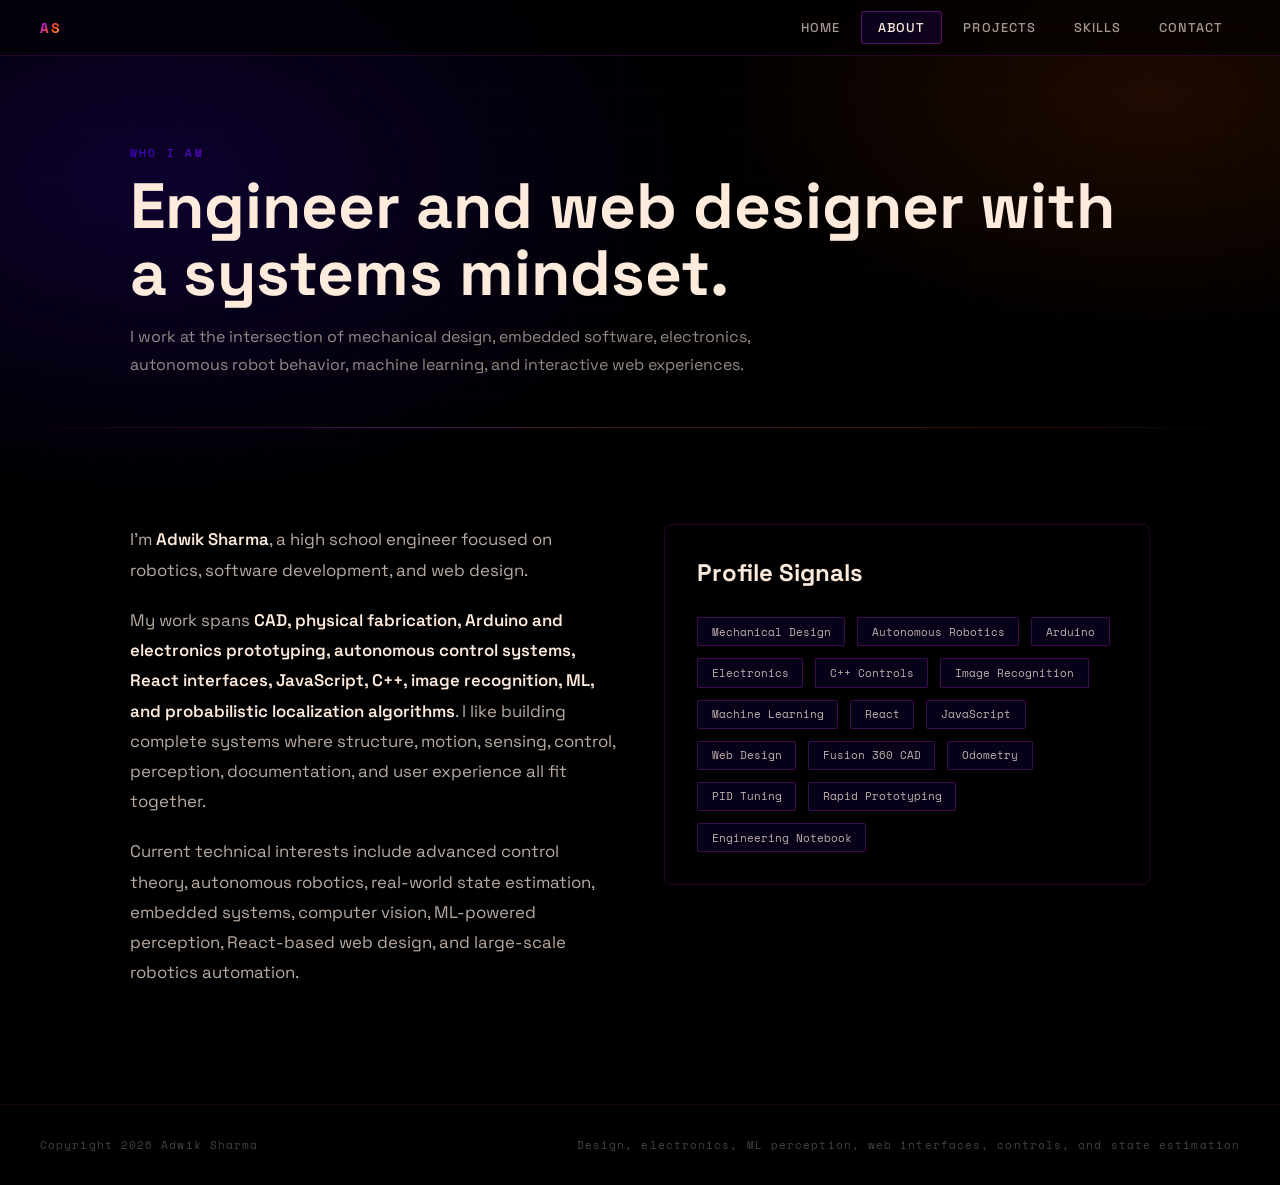
<file: about.html>
<!DOCTYPE html>
<html lang="en">
<head>
  <meta charset="UTF-8" />
  <meta name="viewport" content="width=device-width, initial-scale=1.0" />
  <title>About | Adwik Sharma</title>
  <link href="https://fonts.googleapis.com/css2?family=Space+Grotesk:wght@300;400;500;600;700&family=Space+Mono:wght@400;700&display=swap" rel="stylesheet" />
  <link rel="stylesheet" href="style.css" />
</head>
<body>
  <nav>
    <a class="nav-logo" href="index.html">AS</a>
    <ul class="nav-links">
      <li><a href="index.html">Home</a></li>
      <li><a class="active" href="about.html">About</a></li>
      <li><a href="projects.html">Projects</a></li>
      <li><a href="skills.html">Skills</a></li>
      <li><a href="contact.html">Contact</a></li>
    </ul>
  </nav>

  <main>
    <header class="page-hero">
      <p class="section-eyebrow">Who I Am</p>
      <h1 class="page-title">Engineer and web designer with a systems mindset.</h1>
      <p class="page-sub">I work at the intersection of mechanical design, embedded software, electronics, autonomous robot behavior, machine learning, and interactive web experiences.</p>
    </header>

    <div class="divider"></div>

    <section class="section">
      <div class="about-grid">
        <div class="about-text">
          <p>I'm <strong>Adwik Sharma</strong>, a high school engineer focused on robotics, software development, and web design.</p>
          <p>My work spans <strong>CAD, physical fabrication, Arduino and electronics prototyping, autonomous control systems, React interfaces, JavaScript, C++, image recognition, ML, and probabilistic localization algorithms</strong>. I like building complete systems where structure, motion, sensing, control, perception, documentation, and user experience all fit together.</p>
          <p>Current technical interests include advanced control theory, autonomous robotics, real-world state estimation, embedded systems, computer vision, ML-powered perception, React-based web design, and large-scale robotics automation.</p>
        </div>
        <aside class="panel">
          <h2>Profile Signals</h2>
          <div class="tag-cloud">
            <span class="interest-tag">Mechanical Design</span>
            <span class="interest-tag">Autonomous Robotics</span>
            <span class="interest-tag">Arduino</span>
            <span class="interest-tag">Electronics</span>
            <span class="interest-tag">C++ Controls</span>
            <span class="interest-tag">Image Recognition</span>
            <span class="interest-tag">Machine Learning</span>
            <span class="interest-tag">React</span>
            <span class="interest-tag">JavaScript</span>
            <span class="interest-tag">Web Design</span>
            <span class="interest-tag">Fusion 360 CAD</span>
            <span class="interest-tag">Odometry</span>
            <span class="interest-tag">PID Tuning</span>
            <span class="interest-tag">Rapid Prototyping</span>
            <span class="interest-tag">Engineering Notebook</span>
          </div>
        </aside>
      </div>
    </section>
  </main>

  <footer>
    <span>Copyright 2026 Adwik Sharma</span>
    <span>Design, electronics, ML perception, web interfaces, controls, and state estimation</span>
  </footer>
</body>
</html>
</file>
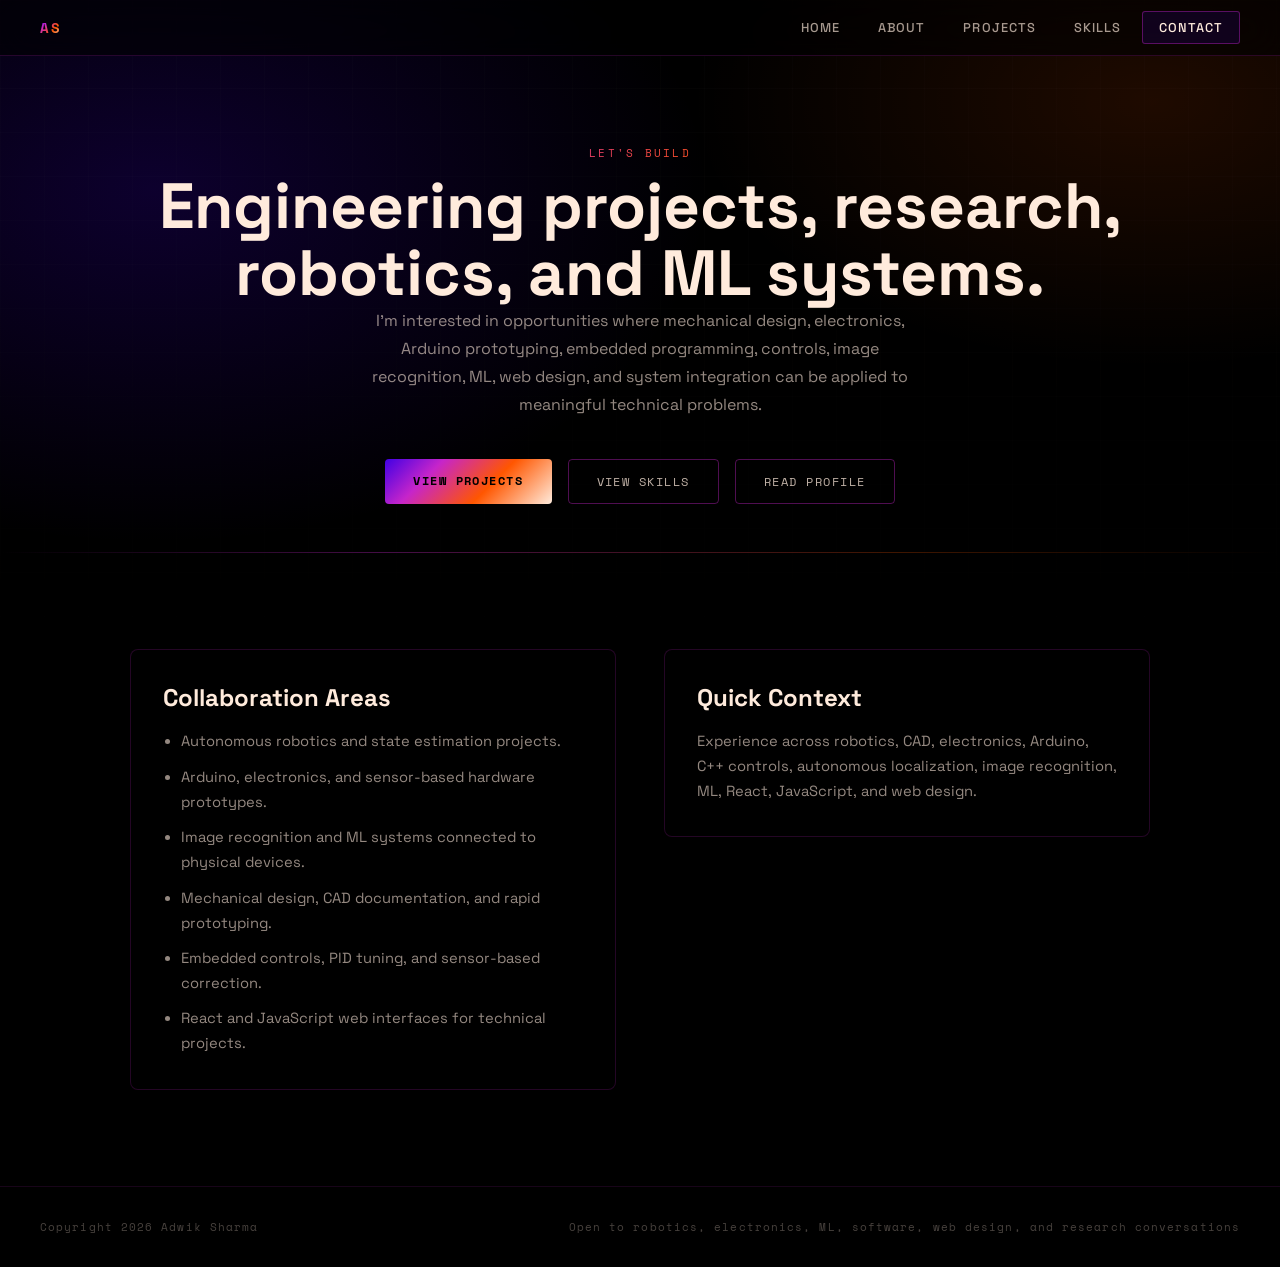
<file: contact.html>
<!DOCTYPE html>
<html lang="en">
<head>
  <meta charset="UTF-8" />
  <meta name="viewport" content="width=device-width, initial-scale=1.0" />
  <title>Contact | Adwik Sharma</title>
  <link href="https://fonts.googleapis.com/css2?family=Space+Grotesk:wght@300;400;500;600;700&family=Space+Mono:wght@400;700&display=swap" rel="stylesheet" />
  <link rel="stylesheet" href="style.css" />
</head>
<body>
  <nav>
    <a class="nav-logo" href="index.html">AS</a>
    <ul class="nav-links">
      <li><a href="index.html">Home</a></li>
      <li><a href="about.html">About</a></li>
      <li><a href="projects.html">Projects</a></li>
      <li><a href="skills.html">Skills</a></li>
      <li><a class="active" href="contact.html">Contact</a></li>
    </ul>
  </nav>

  <main>
    <header class="page-hero contact-block">
      <p class="section-eyebrow">Let's Build</p>
      <h1 class="page-title">Engineering projects, research, robotics, and ML systems.</h1>
      <p class="section-sub">I'm interested in opportunities where mechanical design, electronics, Arduino prototyping, embedded programming, controls, image recognition, ML, web design, and system integration can be applied to meaningful technical problems.</p>
      <div class="contact-links">
        <a class="contact-btn primary" href="projects.html">View Projects</a>
        <a class="contact-btn ghost" href="skills.html">View Skills</a>
        <a class="contact-btn ghost" href="about.html">Read Profile</a>
      </div>
    </header>

    <div class="divider"></div>

    <section class="section">
      <div class="two-column">
        <div class="panel">
          <h2>Collaboration Areas</h2>
          <ul>
            <li>Autonomous robotics and state estimation projects.</li>
            <li>Arduino, electronics, and sensor-based hardware prototypes.</li>
            <li>Image recognition and ML systems connected to physical devices.</li>
            <li>Mechanical design, CAD documentation, and rapid prototyping.</li>
            <li>Embedded controls, PID tuning, and sensor-based correction.</li>
            <li>React and JavaScript web interfaces for technical projects.</li>
          </ul>
        </div>
        <div class="panel">
          <h2>Quick Context</h2>
          <p>Experience across robotics, CAD, electronics, Arduino, C++ controls, autonomous localization, image recognition, ML, React, JavaScript, and web design.</p>
        </div>
      </div>
    </section>
  </main>

  <footer>
    <span>Copyright 2026 Adwik Sharma</span>
    <span>Open to robotics, electronics, ML, software, web design, and research conversations</span>
  </footer>
</body>
</html>
</file>
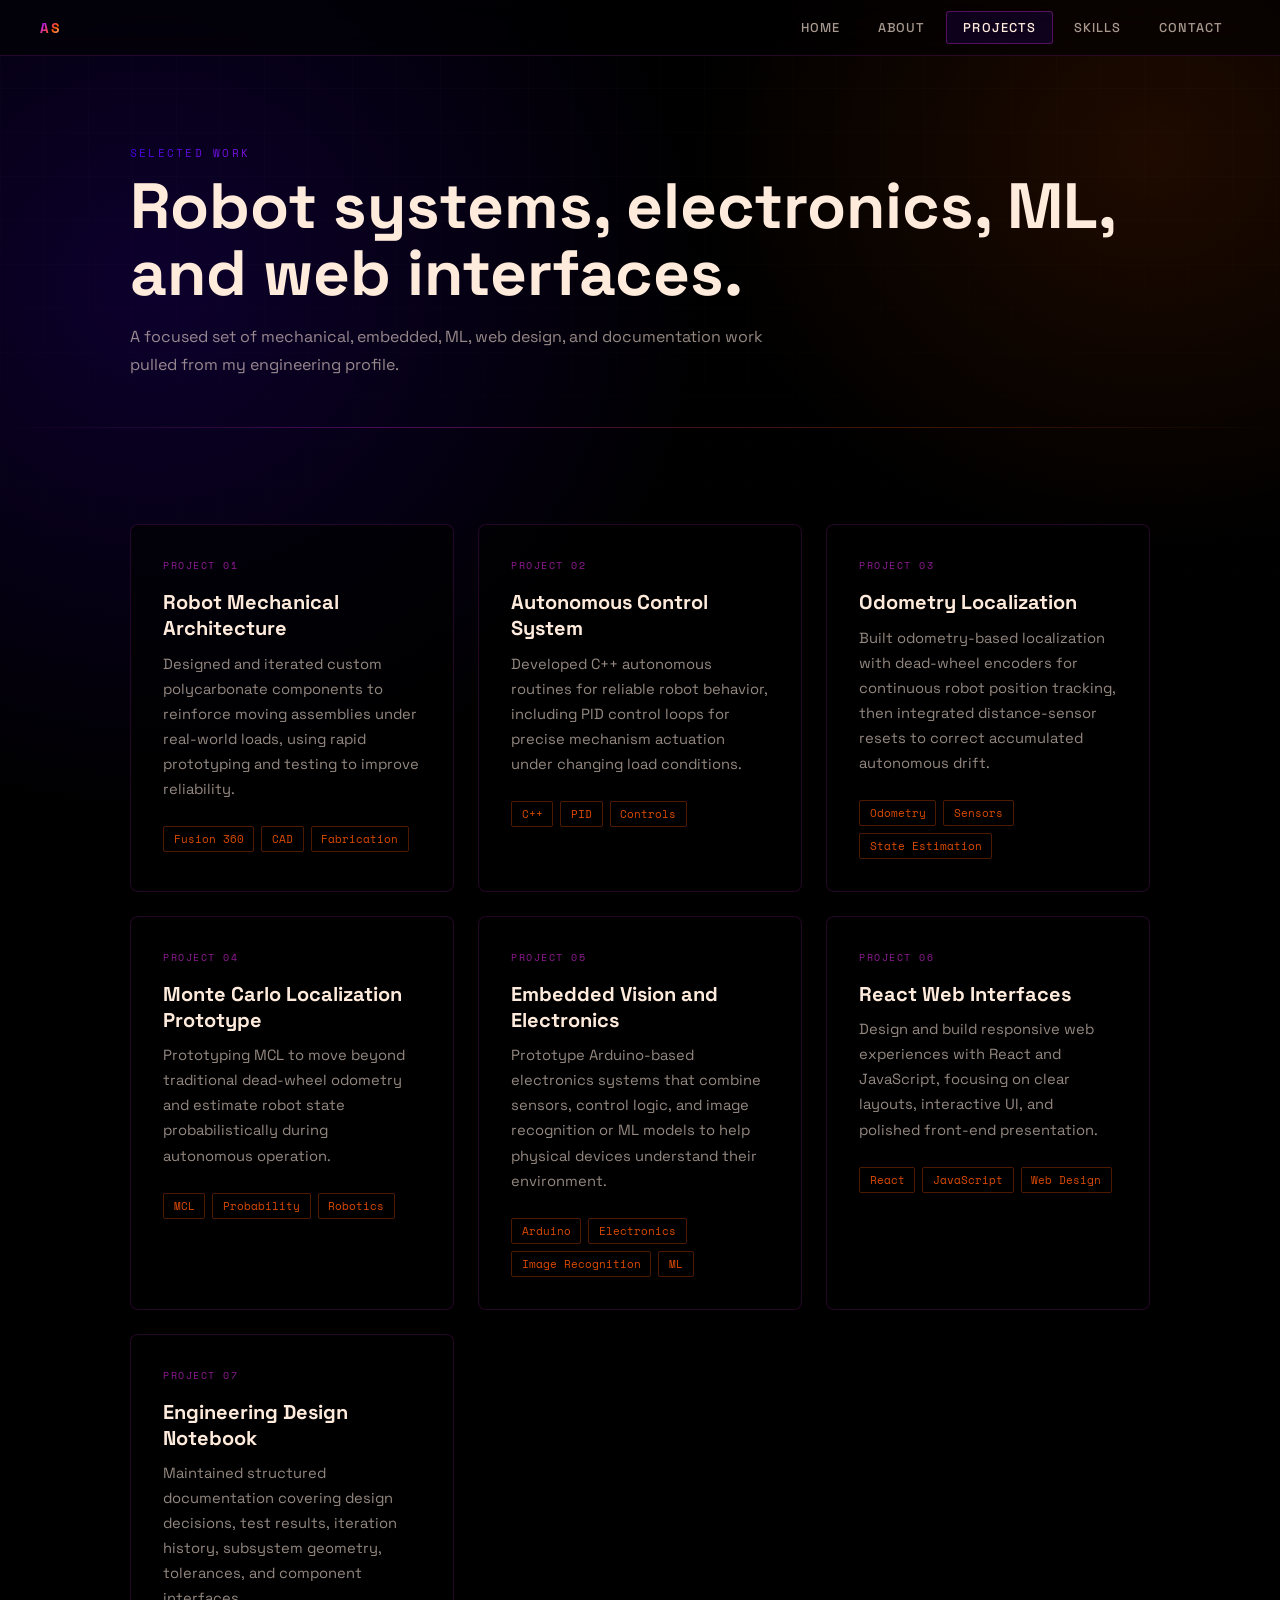
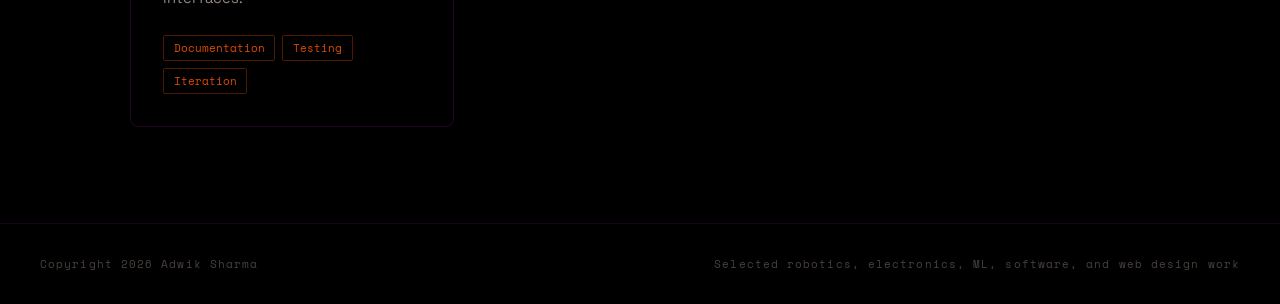
<file: projects.html>
<!DOCTYPE html>
<html lang="en">
<head>
  <meta charset="UTF-8" />
  <meta name="viewport" content="width=device-width, initial-scale=1.0" />
  <title>Projects | Adwik Sharma</title>
  <link href="https://fonts.googleapis.com/css2?family=Space+Grotesk:wght@300;400;500;600;700&family=Space+Mono:wght@400;700&display=swap" rel="stylesheet" />
  <link rel="stylesheet" href="style.css" />
</head>
<body>
  <nav>
    <a class="nav-logo" href="index.html">AS</a>
    <ul class="nav-links">
      <li><a href="index.html">Home</a></li>
      <li><a href="about.html">About</a></li>
      <li><a class="active" href="projects.html">Projects</a></li>
      <li><a href="skills.html">Skills</a></li>
      <li><a href="contact.html">Contact</a></li>
    </ul>
  </nav>

  <main>
    <header class="page-hero">
      <p class="section-eyebrow">Selected Work</p>
      <h1 class="page-title">Robot systems, electronics, ML, and web interfaces.</h1>
      <p class="page-sub">A focused set of mechanical, embedded, ML, web design, and documentation work pulled from my engineering profile.</p>
    </header>

    <div class="divider"></div>

    <section class="section">
      <div class="projects-grid">
        <article class="project-card">
          <p class="project-num">PROJECT 01</p>
          <h2 class="project-title">Robot Mechanical Architecture</h2>
          <p class="project-desc">Designed and iterated custom polycarbonate components to reinforce moving assemblies under real-world loads, using rapid prototyping and testing to improve reliability.</p>
          <div class="project-tags">
            <span class="project-tag">Fusion 360</span>
            <span class="project-tag">CAD</span>
            <span class="project-tag">Fabrication</span>
          </div>
        </article>

        <article class="project-card">
          <p class="project-num">PROJECT 02</p>
          <h2 class="project-title">Autonomous Control System</h2>
          <p class="project-desc">Developed C++ autonomous routines for reliable robot behavior, including PID control loops for precise mechanism actuation under changing load conditions.</p>
          <div class="project-tags">
            <span class="project-tag">C++</span>
            <span class="project-tag">PID</span>
            <span class="project-tag">Controls</span>
          </div>
        </article>

        <article class="project-card">
          <p class="project-num">PROJECT 03</p>
          <h2 class="project-title">Odometry Localization</h2>
          <p class="project-desc">Built odometry-based localization with dead-wheel encoders for continuous robot position tracking, then integrated distance-sensor resets to correct accumulated autonomous drift.</p>
          <div class="project-tags">
            <span class="project-tag">Odometry</span>
            <span class="project-tag">Sensors</span>
            <span class="project-tag">State Estimation</span>
          </div>
        </article>

        <article class="project-card">
          <p class="project-num">PROJECT 04</p>
          <h2 class="project-title">Monte Carlo Localization Prototype</h2>
          <p class="project-desc">Prototyping MCL to move beyond traditional dead-wheel odometry and estimate robot state probabilistically during autonomous operation.</p>
          <div class="project-tags">
            <span class="project-tag">MCL</span>
            <span class="project-tag">Probability</span>
            <span class="project-tag">Robotics</span>
          </div>
        </article>

        <article class="project-card">
          <p class="project-num">PROJECT 05</p>
          <h2 class="project-title">Embedded Vision and Electronics</h2>
          <p class="project-desc">Prototype Arduino-based electronics systems that combine sensors, control logic, and image recognition or ML models to help physical devices understand their environment.</p>
          <div class="project-tags">
            <span class="project-tag">Arduino</span>
            <span class="project-tag">Electronics</span>
            <span class="project-tag">Image Recognition</span>
            <span class="project-tag">ML</span>
          </div>
        </article>

        <article class="project-card">
          <p class="project-num">PROJECT 06</p>
          <h2 class="project-title">React Web Interfaces</h2>
          <p class="project-desc">Design and build responsive web experiences with React and JavaScript, focusing on clear layouts, interactive UI, and polished front-end presentation.</p>
          <div class="project-tags">
            <span class="project-tag">React</span>
            <span class="project-tag">JavaScript</span>
            <span class="project-tag">Web Design</span>
          </div>
        </article>

        <article class="project-card">
          <p class="project-num">PROJECT 07</p>
          <h2 class="project-title">Engineering Design Notebook</h2>
          <p class="project-desc">Maintained structured documentation covering design decisions, test results, iteration history, subsystem geometry, tolerances, and component interfaces.</p>
          <div class="project-tags">
            <span class="project-tag">Documentation</span>
            <span class="project-tag">Testing</span>
            <span class="project-tag">Iteration</span>
          </div>
        </article>
      </div>
    </section>
  </main>

  <footer>
    <span>Copyright 2026 Adwik Sharma</span>
    <span>Selected robotics, electronics, ML, software, and web design work</span>
  </footer>
</body>
</html>
</file>
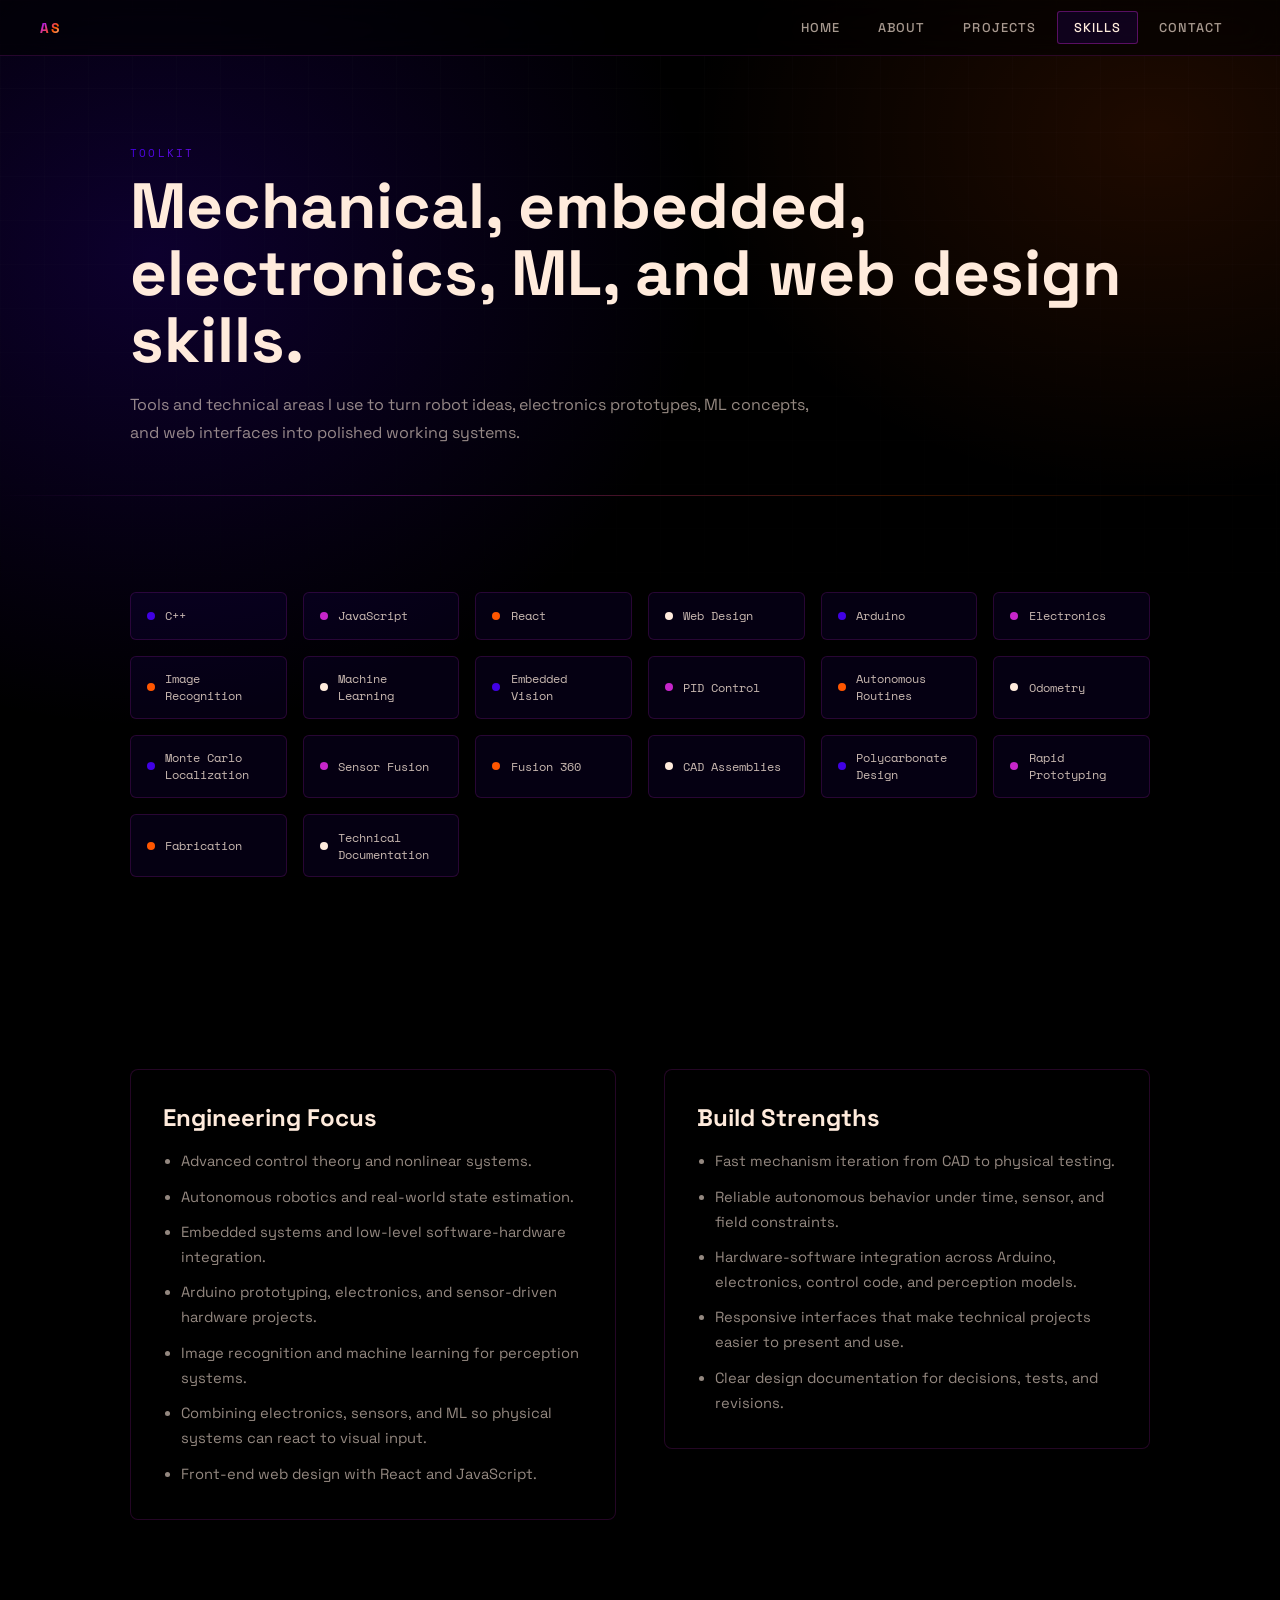
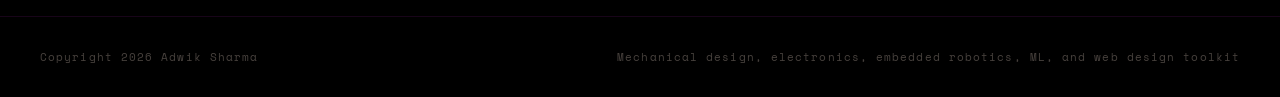
<file: skills.html>
<!DOCTYPE html>
<html lang="en">
<head>
  <meta charset="UTF-8" />
  <meta name="viewport" content="width=device-width, initial-scale=1.0" />
  <title>Skills | Adwik Sharma</title>
  <link href="https://fonts.googleapis.com/css2?family=Space+Grotesk:wght@300;400;500;600;700&family=Space+Mono:wght@400;700&display=swap" rel="stylesheet" />
  <link rel="stylesheet" href="style.css" />
</head>
<body>
  <nav>
    <a class="nav-logo" href="index.html">AS</a>
    <ul class="nav-links">
      <li><a href="index.html">Home</a></li>
      <li><a href="about.html">About</a></li>
      <li><a href="projects.html">Projects</a></li>
      <li><a class="active" href="skills.html">Skills</a></li>
      <li><a href="contact.html">Contact</a></li>
    </ul>
  </nav>

  <main>
    <header class="page-hero">
      <p class="section-eyebrow">Toolkit</p>
      <h1 class="page-title">Mechanical, embedded, electronics, ML, and web design skills.</h1>
      <p class="page-sub">Tools and technical areas I use to turn robot ideas, electronics prototypes, ML concepts, and web interfaces into polished working systems.</p>
    </header>

    <div class="divider"></div>

    <section class="section">
      <div class="skills-grid">
        <div class="skill-pill"><span class="skill-dot" style="background:rgb(65,1,228)"></span><span class="skill-name">C++</span></div>
        <div class="skill-pill"><span class="skill-dot" style="background:rgb(198,37,202)"></span><span class="skill-name">JavaScript</span></div>
        <div class="skill-pill"><span class="skill-dot" style="background:rgb(255,86,0)"></span><span class="skill-name">React</span></div>
        <div class="skill-pill"><span class="skill-dot" style="background:rgb(255,235,220)"></span><span class="skill-name">Web Design</span></div>
        <div class="skill-pill"><span class="skill-dot" style="background:rgb(65,1,228)"></span><span class="skill-name">Arduino</span></div>
        <div class="skill-pill"><span class="skill-dot" style="background:rgb(198,37,202)"></span><span class="skill-name">Electronics</span></div>
        <div class="skill-pill"><span class="skill-dot" style="background:rgb(255,86,0)"></span><span class="skill-name">Image Recognition</span></div>
        <div class="skill-pill"><span class="skill-dot" style="background:rgb(255,235,220)"></span><span class="skill-name">Machine Learning</span></div>
        <div class="skill-pill"><span class="skill-dot" style="background:rgb(65,1,228)"></span><span class="skill-name">Embedded Vision</span></div>
        <div class="skill-pill"><span class="skill-dot" style="background:rgb(198,37,202)"></span><span class="skill-name">PID Control</span></div>
        <div class="skill-pill"><span class="skill-dot" style="background:rgb(255,86,0)"></span><span class="skill-name">Autonomous Routines</span></div>
        <div class="skill-pill"><span class="skill-dot" style="background:rgb(255,235,220)"></span><span class="skill-name">Odometry</span></div>
        <div class="skill-pill"><span class="skill-dot" style="background:rgb(65,1,228)"></span><span class="skill-name">Monte Carlo Localization</span></div>
        <div class="skill-pill"><span class="skill-dot" style="background:rgb(198,37,202)"></span><span class="skill-name">Sensor Fusion</span></div>
        <div class="skill-pill"><span class="skill-dot" style="background:rgb(255,86,0)"></span><span class="skill-name">Fusion 360</span></div>
        <div class="skill-pill"><span class="skill-dot" style="background:rgb(255,235,220)"></span><span class="skill-name">CAD Assemblies</span></div>
        <div class="skill-pill"><span class="skill-dot" style="background:rgb(65,1,228)"></span><span class="skill-name">Polycarbonate Design</span></div>
        <div class="skill-pill"><span class="skill-dot" style="background:rgb(198,37,202)"></span><span class="skill-name">Rapid Prototyping</span></div>
        <div class="skill-pill"><span class="skill-dot" style="background:rgb(255,86,0)"></span><span class="skill-name">Fabrication</span></div>
        <div class="skill-pill"><span class="skill-dot" style="background:rgb(255,235,220)"></span><span class="skill-name">Technical Documentation</span></div>
      </div>
    </section>

    <section class="section">
      <div class="two-column">
        <div class="panel">
          <h2>Engineering Focus</h2>
          <ul>
            <li>Advanced control theory and nonlinear systems.</li>
            <li>Autonomous robotics and real-world state estimation.</li>
            <li>Embedded systems and low-level software-hardware integration.</li>
            <li>Arduino prototyping, electronics, and sensor-driven hardware projects.</li>
            <li>Image recognition and machine learning for perception systems.</li>
            <li>Combining electronics, sensors, and ML so physical systems can react to visual input.</li>
            <li>Front-end web design with React and JavaScript.</li>
          </ul>
        </div>
        <div class="panel">
          <h2>Build Strengths</h2>
          <ul>
            <li>Fast mechanism iteration from CAD to physical testing.</li>
            <li>Reliable autonomous behavior under time, sensor, and field constraints.</li>
            <li>Hardware-software integration across Arduino, electronics, control code, and perception models.</li>
            <li>Responsive interfaces that make technical projects easier to present and use.</li>
            <li>Clear design documentation for decisions, tests, and revisions.</li>
          </ul>
        </div>
      </div>
    </section>
  </main>

  <footer>
    <span>Copyright 2026 Adwik Sharma</span>
    <span>Mechanical design, electronics, embedded robotics, ML, and web design toolkit</span>
  </footer>
</body>
</html>
</file>
<file: style.css>
*, *::before, *::after { box-sizing: border-box; margin: 0; padding: 0; }

:root {
  --black: #000000;
  --purple1: rgb(65, 1, 228);
  --purple2: rgb(198, 37, 202);
  --orange: rgb(255, 86, 0);
  --peach: rgb(255, 235, 220);
  --heatmap: linear-gradient(135deg,
    rgb(65,1,228) 0%,
    rgb(198,37,202) 28%,
    rgb(255,86,0) 62%,
    rgb(255,235,220) 100%);
  --font-display: 'Space Grotesk', sans-serif;
  --font-mono: 'Space Mono', monospace;
}

html { scroll-behavior: smooth; }

body {
  min-height: 100vh;
  background:
    radial-gradient(ellipse 70% 45% at 12% 15%, rgba(65,1,228,0.20), transparent 62%),
    radial-gradient(ellipse 60% 35% at 90% 8%, rgba(255,86,0,0.12), transparent 60%),
    var(--black);
  color: var(--peach);
  font-family: var(--font-display);
  overflow-x: hidden;
}

body::before {
  content: "";
  position: fixed;
  inset: 0;
  pointer-events: none;
  background:
    linear-gradient(rgba(255,235,220,0.025) 1px, transparent 1px),
    linear-gradient(90deg, rgba(255,235,220,0.02) 1px, transparent 1px);
  background-size: 44px 44px;
  mask-image: linear-gradient(to bottom, rgba(0,0,0,0.7), transparent 75%);
}

nav {
  position: fixed;
  top: 0;
  left: 0;
  right: 0;
  z-index: 100;
  display: flex;
  align-items: center;
  justify-content: space-between;
  height: 56px;
  padding: 0 2.5rem;
  background: rgba(0,0,0,0.55);
  border-bottom: 1px solid rgba(198,37,202,0.18);
  backdrop-filter: blur(18px);
  -webkit-backdrop-filter: blur(18px);
}

.nav-logo {
  font-family: var(--font-mono);
  font-size: 0.85rem;
  font-weight: 700;
  letter-spacing: 0.12em;
  text-decoration: none;
  background: var(--heatmap);
  -webkit-background-clip: text;
  -webkit-text-fill-color: transparent;
  background-clip: text;
}

.nav-links {
  display: flex;
  gap: 0.25rem;
  list-style: none;
}

.nav-links a {
  display: block;
  padding: 0.45rem 1rem;
  color: rgba(255,235,220,0.65);
  border: 1px solid transparent;
  border-radius: 3px;
  font-size: 0.8rem;
  font-weight: 500;
  letter-spacing: 0.08em;
  text-decoration: none;
  text-transform: uppercase;
  transition: color 0.2s, border-color 0.2s, background 0.2s;
}

.nav-links a:hover,
.nav-links a.active {
  color: var(--peach);
  border-color: rgba(198,37,202,0.4);
  background: rgba(65,1,228,0.12);
}

.home-hero {
  position: relative;
  width: 100%;
  height: 100vh;
  min-height: 680px;
}

spline-viewer {
  width: 100%;
  height: 100%;
  display: block;
}

.home-hero::after {
  content: "";
  position: absolute;
  inset: 0;
  pointer-events: none;
  background:
    radial-gradient(ellipse 60% 35% at 50% 100%, rgba(65,1,228,0.22) 0%, transparent 65%),
    linear-gradient(to bottom, transparent 48%, rgba(0,0,0,0.75) 82%, #000 100%);
}

.hero-copy {
  position: absolute;
  left: clamp(1.25rem, 6vw, 5rem);
  bottom: clamp(4rem, 10vw, 8rem);
  z-index: 2;
  max-width: 680px;
}

.hero-copy h1 {
  margin-bottom: 1rem;
  color: var(--peach);
  font-size: clamp(3.4rem, 10vw, 8.5rem);
  line-height: 0.92;
}

.hero-copy p:not(.section-eyebrow) {
  max-width: 560px;
  color: rgba(255,235,220,0.72);
  font-size: 1.1rem;
  line-height: 1.7;
}

.hero-actions {
  display: flex;
  flex-wrap: wrap;
  gap: 1rem;
  margin-top: 1.75rem;
}

.page-hero,
.section {
  position: relative;
  z-index: 2;
  max-width: 1100px;
  margin: 0 auto;
  padding: 6rem 2.5rem;
}

.page-hero {
  padding-top: 9rem;
  padding-bottom: 3rem;
}

.overlap {
  margin-top: -5rem;
  background: linear-gradient(to bottom, transparent 0%, #000 6rem);
}

.section-eyebrow {
  margin-bottom: 0.75rem;
  font-family: var(--font-mono);
  font-size: 0.7rem;
  letter-spacing: 0.2em;
  text-transform: uppercase;
  background: var(--heatmap);
  -webkit-background-clip: text;
  -webkit-text-fill-color: transparent;
  background-clip: text;
}

.section-title,
.page-title {
  color: var(--peach);
  font-size: clamp(2.2rem, 5vw, 4.8rem);
  font-weight: 700;
  line-height: 1.05;
}

.section-title { margin-bottom: 1rem; }

.section-sub,
.page-sub {
  max-width: 680px;
  color: rgba(255,235,220,0.58);
  font-size: 1rem;
  line-height: 1.75;
}

.page-sub { margin-top: 1rem; }

.divider {
  width: 100%;
  height: 1px;
  background: linear-gradient(90deg, transparent, rgba(198,37,202,0.35) 30%, rgba(255,86,0,0.25) 70%, transparent);
}

.about-grid,
.two-column {
  display: grid;
  grid-template-columns: 1fr 1fr;
  gap: 3rem;
  align-items: start;
}

.about-text p {
  margin-bottom: 1.25rem;
  color: rgba(255,235,220,0.72);
  font-size: 1.05rem;
  line-height: 1.8;
}

.about-text strong {
  color: var(--peach);
  font-weight: 600;
}

.panel,
.feature-card,
.project-card {
  position: relative;
  overflow: hidden;
  border: 1px solid rgba(198,37,202,0.18);
  border-radius: 8px;
  background: rgba(0,0,0,0.62);
}

.panel { padding: 2rem; }

.feature-grid,
.projects-grid {
  display: grid;
  grid-template-columns: repeat(auto-fit, minmax(260px, 1fr));
  gap: 1.5rem;
}

.feature-card,
.project-card {
  display: block;
  min-height: 230px;
  padding: 2rem;
  color: inherit;
  text-decoration: none;
  transition: border-color 0.3s, transform 0.3s;
}

.feature-card::before,
.project-card::before {
  content: "";
  position: absolute;
  inset: 0;
  z-index: 0;
  background: var(--heatmap);
  opacity: 0;
  transition: opacity 0.35s;
}

.feature-card:hover,
.project-card:hover {
  transform: translateY(-4px);
  border-color: rgba(255,86,0,0.5);
}

.feature-card:hover::before,
.project-card:hover::before { opacity: 0.06; }

.feature-card > *,
.project-card > * { position: relative; z-index: 1; }

.project-num {
  margin-bottom: 1rem;
  color: rgba(198,37,202,0.72);
  font-family: var(--font-mono);
  font-size: 0.65rem;
  letter-spacing: 0.15em;
}

.feature-card h3,
.project-title {
  margin-bottom: 0.65rem;
  color: var(--peach);
  font-size: 1.25rem;
}

.feature-card p:not(.project-num),
.project-desc,
.panel p,
.panel li {
  color: rgba(255,235,220,0.58);
  font-size: 0.92rem;
  line-height: 1.7;
}

.project-tags,
.tag-cloud {
  display: flex;
  flex-wrap: wrap;
  gap: 0.45rem;
  margin-top: 1.5rem;
}

.project-tag,
.interest-tag {
  display: inline-block;
  border: 1px solid rgba(255,86,0,0.3);
  border-radius: 2px;
  color: rgba(255,86,0,0.86);
  font-family: var(--font-mono);
  font-size: 0.68rem;
}

.project-tag { padding: 0.25rem 0.6rem; }

.interest-tag {
  margin: 0.3rem 0.3rem 0 0;
  padding: 0.35rem 0.85rem;
  border-color: rgba(198,37,202,0.3);
  color: rgba(255,235,220,0.75);
  background: rgba(65,1,228,0.1);
}

.stats-bar {
  display: grid;
  grid-template-columns: repeat(4, 1fr);
  gap: 1px;
  overflow: hidden;
  margin: 3rem 0 4rem;
  border: 1px solid rgba(198,37,202,0.2);
  border-radius: 8px;
  background: rgba(198,37,202,0.15);
}

.stat-cell {
  padding: 2rem 1.5rem;
  background: rgba(0,0,0,0.78);
  text-align: center;
}

.stat-num {
  margin-bottom: 0.4rem;
  font-family: var(--font-mono);
  font-size: clamp(1.8rem, 4vw, 2.4rem);
  font-weight: 700;
  line-height: 1;
  background: var(--heatmap);
  -webkit-background-clip: text;
  -webkit-text-fill-color: transparent;
  background-clip: text;
}

.stat-label {
  color: rgba(255,235,220,0.45);
  font-size: 0.75rem;
  letter-spacing: 0.1em;
  text-transform: uppercase;
}

.skills-grid {
  display: grid;
  grid-template-columns: repeat(auto-fill, minmax(150px, 1fr));
  gap: 1rem;
}

.skill-pill {
  display: flex;
  align-items: center;
  min-height: 48px;
  gap: 0.65rem;
  padding: 0.85rem 1rem;
  border: 1px solid rgba(198,37,202,0.18);
  border-radius: 6px;
  background: rgba(65,1,228,0.08);
  transition: border-color 0.25s, background 0.25s;
}

.skill-pill:hover {
  border-color: rgba(255,86,0,0.45);
  background: rgba(65,1,228,0.15);
}

.skill-dot {
  width: 8px;
  height: 8px;
  flex-shrink: 0;
  border-radius: 50%;
}

.skill-name {
  color: rgba(255,235,220,0.78);
  font-family: var(--font-mono);
  font-size: 0.75rem;
}

.panel h2,
.panel h3 {
  margin-bottom: 1rem;
  color: var(--peach);
}

.panel ul {
  padding-left: 1.1rem;
}

.panel li + li {
  margin-top: 0.65rem;
}

.contact-block {
  text-align: center;
}

.contact-block .section-sub {
  margin: 0 auto 2.5rem;
  max-width: 560px;
}

.contact-links {
  display: flex;
  justify-content: center;
  flex-wrap: wrap;
  gap: 1rem;
}

.contact-btn {
  display: inline-block;
  padding: 0.75rem 1.75rem;
  border-radius: 4px;
  font-family: var(--font-mono);
  font-size: 0.78rem;
  letter-spacing: 0.12em;
  text-decoration: none;
  text-transform: uppercase;
  transition: opacity 0.25s, border-color 0.25s, color 0.25s, background 0.25s;
}

.contact-btn.primary {
  color: #000;
  font-weight: 700;
  background: var(--heatmap);
}

.contact-btn.primary:hover { opacity: 0.85; }

.contact-btn.ghost {
  border: 1px solid rgba(198,37,202,0.4);
  color: rgba(255,235,220,0.75);
}

.contact-btn.ghost:hover {
  border-color: var(--orange);
  color: var(--peach);
  background: rgba(65,1,228,0.1);
}

footer {
  display: flex;
  align-items: center;
  justify-content: space-between;
  gap: 1rem;
  border-top: 1px solid rgba(198,37,202,0.12);
  padding: 2rem 2.5rem;
  color: rgba(255,235,220,0.28);
  font-family: var(--font-mono);
  font-size: 0.68rem;
  letter-spacing: 0.1em;
}

@media (max-width: 760px) {
  nav {
    height: auto;
    min-height: 56px;
    padding: 0.65rem 1rem;
    align-items: flex-start;
  }

  .nav-logo { display: none; }

  .nav-links {
    width: 100%;
    justify-content: space-between;
    gap: 0;
  }

  .nav-links a {
    padding: 0.45rem 0.35rem;
    font-size: 0.68rem;
  }

  .home-hero { min-height: 720px; }

  .hero-copy {
    left: 1.25rem;
    right: 1.25rem;
  }

  .page-hero,
  .section { padding-left: 1.25rem; padding-right: 1.25rem; }

  .about-grid,
  .two-column { grid-template-columns: 1fr; }

  .stats-bar { grid-template-columns: repeat(2, 1fr); }

  footer {
    flex-direction: column;
    align-items: flex-start;
    padding: 2rem 1.25rem;
  }
}

@media (prefers-reduced-motion: reduce) {
  .feature-card,
  .project-card,
  .skill-pill,
  .contact-btn { transition: none; }
}
</file>
